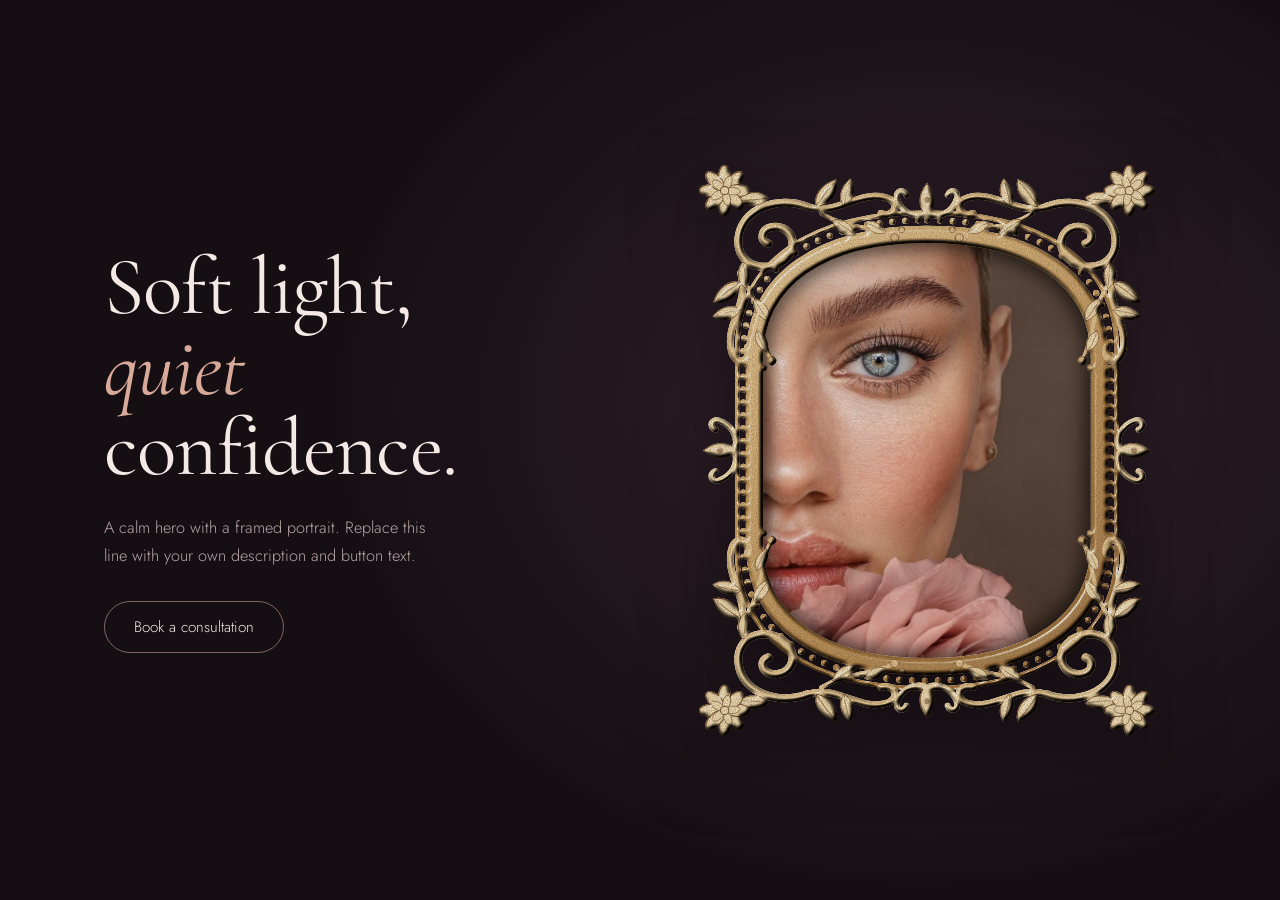
<file: Framed portrait hero.html>
<!DOCTYPE html>
<html lang="en">
<head>
<meta charset="utf-8">
<meta name="viewport" content="width=device-width, initial-scale=1, viewport-fit=cover">
<title>Framed portrait hero</title>
<link rel="stylesheet" href="https://fonts.googleapis.com/css2?family=Cormorant+Garamond:ital,wght@0,400;0,500;1,400&family=Jost:wght@300;400&display=swap">
<style>
:root{--bg:#150f14;--bg2:#241820;--fg:#f4e9e4;--muted:#b9a6a6;--rose:#d9a99a;--gold:#c9a27a;--line:rgba(217,169,154,.55);color-scheme:dark;box-sizing:border-box;padding-top:env(safe-area-inset-top,0px);padding-bottom:env(safe-area-inset-bottom,0px)}
html{scroll-padding-top:env(safe-area-inset-top,0px)}
*,*::before,*::after{box-sizing:inherit}
body{margin:0;min-height:100vh;background:radial-gradient(60% 70% at 72% 45%,#3a2430 0%,var(--bg2) 38%,var(--bg) 78%);color:var(--fg);font-family:"Jost",system-ui,-apple-system,"Segoe UI",sans-serif;font-weight:300}
.wrap{min-height:100vh;display:grid;grid-template-columns:minmax(0,1fr) minmax(0,1fr);align-items:center;gap:clamp(24px,6vw,96px);max-width:1200px;margin:0 auto;padding:clamp(32px,6vw,80px) clamp(24px,5vw,64px)}
.copy h1{font-family:"Cormorant Garamond",Georgia,serif;font-weight:400;font-size:clamp(2.8rem,6.4vw,5.6rem);line-height:.98;letter-spacing:-.01em;margin:0}
.copy h1 em{font-style:italic;color:var(--rose)}
.copy p{max-width:38ch;color:var(--muted);line-height:1.7;margin:1.6rem 0 2rem;font-size:1.02rem}
.copy a{display:inline-block;color:var(--fg);text-decoration:none;font-size:.95rem;padding:.85rem 1.8rem;border:1px solid var(--line);border-radius:999px;transition:background .3s,border-color .3s}
.copy a:hover{background:rgba(217,169,154,.14);border-color:var(--rose)}
.copy a:focus-visible{outline:2px solid var(--rose);outline-offset:3px}

/* ornate gold frame */
.stage{display:flex;justify-content:center}
.ornate{width:min(100%,460px);height:auto;display:block;filter:drop-shadow(0 24px 36px rgba(0,0,0,.5))}
.ornate .ph{transition:transform 1.2s cubic-bezier(.2,.7,.2,1);transform-box:fill-box;transform-origin:center}
.ornate:hover .ph{transform:scale(1.06)}
@media (prefers-reduced-motion:reduce){.ornate .ph{transition:none}}
@media (max-width:820px){.wrap{grid-template-columns:1fr;text-align:center}.copy p{margin-left:auto;margin-right:auto}.stage{order:-1}}
@media (prefers-reduced-motion:reduce){.photo img{transition:none}}
</style>
</head>
<body>

<main class="wrap">
  <section class="copy">
    <h1>Soft light,<br><em>quiet</em> confidence.</h1>
    <p>A calm hero with a framed portrait. Replace this line with your own description and button text.</p>
    <a href="#book">Book a consultation</a>
  </section>

  <section class="stage">
<svg class="ornate" viewBox="0 0 400 500" role="img" aria-label="Portrait in a carved gilded frame">
<defs>
<linearGradient id="gold" gradientUnits="userSpaceOnUse" x1="0" y1="0" x2="400" y2="500"><stop offset="0" stop-color="#f7e2b4"/><stop offset=".35" stop-color="#d9b072"/><stop offset=".6" stop-color="#b98a4c"/><stop offset="1" stop-color="#8a5f33"/></linearGradient>
<linearGradient id="sheen" x1="0" y1="0" x2="1" y2="1"><stop offset="0" stop-color="#fff" stop-opacity=".16"/><stop offset=".45" stop-color="#fff" stop-opacity="0"/></linearGradient>
<path id="inner" d="M200,62 C290,62 350,100 350,170 L350,330 C350,400 290,438 200,438 C110,438 50,400 50,330 L50,170 C50,100 110,62 200,62 Z"/>
<clipPath id="shape"><use href="#inner"/></clipPath>
<filter id="soft" filterUnits="userSpaceOnUse" x="-20" y="-20" width="440" height="540"><feGaussianBlur stdDeviation="8"/></filter>
<filter id="relief" filterUnits="userSpaceOnUse" x="-20" y="-20" width="440" height="540" color-interpolation-filters="sRGB">
<feGaussianBlur in="SourceAlpha" stdDeviation="2" result="blur"/>
<feDiffuseLighting in="blur" surfaceScale="6" diffuseConstant="1.3" lighting-color="#fff" result="diff"><feDistantLight azimuth="225" elevation="55"/></feDiffuseLighting>
<feComposite in="diff" in2="SourceAlpha" operator="in" result="diffIn"/>
<feBlend in="SourceGraphic" in2="diffIn" mode="multiply" result="lit"/>
<feSpecularLighting in="blur" surfaceScale="6" specularConstant="1.2" specularExponent="26" lighting-color="#fff6dc" result="spec"><feDistantLight azimuth="225" elevation="45"/></feSpecularLighting>
<feComposite in="spec" in2="SourceAlpha" operator="in" result="specIn"/>
<feTurbulence type="fractalNoise" baseFrequency="1.1" numOctaves="2" seed="4" result="noise"/>
<feColorMatrix in="noise" type="matrix" values="0 0 0 0 .22  0 0 0 0 .13  0 0 0 0 .05  0 0 0 .5 -.08" result="grain"/>
<feComposite in="grain" in2="SourceAlpha" operator="in" result="grainIn"/>
<feMerge><feMergeNode in="lit"/><feMergeNode in="specIn"/><feMergeNode in="grainIn"/></feMerge>
</filter>
<g id="leaf"><path d="M0,0 C3,-9 15,-13 28,-8 C23,2 11,6 0,0Z" fill="url(#gold)" stroke="#6b4423" stroke-width=".8"/><path d="M2,-1 C10,-4 18,-6 25,-7" fill="none" stroke="#6b4423" stroke-width=".9" opacity=".7"/></g>
<g id="flower" stroke="#6b4423" stroke-width=".8" fill="url(#gold)">
<g id="pet8"><ellipse cx="0" cy="-10" rx="4.6" ry="9"/><ellipse cx="0" cy="-10" rx="4.6" ry="9" transform="rotate(45)"/><ellipse cx="0" cy="-10" rx="4.6" ry="9" transform="rotate(90)"/><ellipse cx="0" cy="-10" rx="4.6" ry="9" transform="rotate(135)"/><ellipse cx="0" cy="-10" rx="4.6" ry="9" transform="rotate(180)"/><ellipse cx="0" cy="-10" rx="4.6" ry="9" transform="rotate(225)"/><ellipse cx="0" cy="-10" rx="4.6" ry="9" transform="rotate(270)"/><ellipse cx="0" cy="-10" rx="4.6" ry="9" transform="rotate(315)"/></g>
<g transform="rotate(22) scale(.62)"><ellipse cx="0" cy="-10" rx="4.6" ry="9"/><ellipse cx="0" cy="-10" rx="4.6" ry="9" transform="rotate(72)"/><ellipse cx="0" cy="-10" rx="4.6" ry="9" transform="rotate(144)"/><ellipse cx="0" cy="-10" rx="4.6" ry="9" transform="rotate(216)"/><ellipse cx="0" cy="-10" rx="4.6" ry="9" transform="rotate(288)"/></g>
<circle r="3.2"/>
</g>
<g id="arm" fill="none" stroke="url(#gold)" stroke-width="6" stroke-linecap="round">
<path d="M96,38 C122,46 140,24 164,30 C178,34 172,48 160,44"/>
<path stroke-width="3.5" d="M108,44 C132,58 150,54 170,64"/>
<use href="#leaf" transform="translate(104 38) rotate(-38)"/>
<use href="#leaf" transform="translate(128 38) rotate(-62) scale(.85)"/>
<use href="#leaf" transform="translate(118 50) rotate(48) scale(.8)"/>
<use href="#leaf" transform="translate(146 52) rotate(40) scale(.7)"/>
<circle cx="172" cy="65" r="3.6" fill="url(#gold)" stroke="#6b4423" stroke-width=".7"/>
<circle cx="178" cy="58" r="2.6" fill="url(#gold)" stroke="#6b4423" stroke-width=".7"/>
</g>
<g id="corner">
<use href="#arm"/><use href="#arm" transform="matrix(0 1 1 0 0 0)"/>
<path d="M96,38 C70,28 38,40 36,66 C34,90 62,98 78,82 C90,70 80,52 64,56 C56,58 54,68 62,70" fill="none" stroke="url(#gold)" stroke-width="7" stroke-linecap="round"/>
<use href="#leaf" transform="translate(62 30) rotate(-170) scale(.9)"/>
<use href="#leaf" transform="translate(40 86) rotate(100) scale(.8)"/>
<use href="#flower" transform="translate(24 24) scale(1.15)"/>
</g>
<g id="mid" fill="none" stroke="url(#gold)" stroke-width="5" stroke-linecap="round">
<path fill="url(#gold)" stroke="#6b4423" stroke-width=".8" d="M0,-16 C-8,-7 -8,5 0,13 C8,5 8,-7 0,-16Z"/>
<path d="M0,10 C-10,15 -22,9 -26,-3 C-28,-10 -20,-12 -18,-6"/>
<path d="M0,10 C10,15 22,9 26,-3 C28,-10 20,-12 18,-6"/>
<circle cx="0" cy="-2" r="2.6" fill="#6b4423" stroke="none" opacity=".6"/>
</g>
</defs>

<use href="#inner" fill="#2a1b22"/>
<g clip-path="url(#shape)">
<g class="ph"><image href="[data-uri]" x="50" y="62" width="300" height="376" preserveAspectRatio="xMidYMid slice"/></g>
<rect x="40" y="52" width="320" height="396" fill="url(#sheen)"/>
<use href="#inner" fill="none" stroke="#000" stroke-width="26" opacity=".6" filter="url(#soft)"/>
</g>

<g filter="url(#relief)">
<use href="#inner" fill="none" stroke="url(#gold)" stroke-width="15"/>
<use href="#inner" fill="none" stroke="url(#gold)" stroke-width="5" stroke-linecap="round" stroke-dasharray="0 10.5" transform="translate(200 250) scale(1.065) translate(-200 -250)"/>
<use href="#inner" fill="none" stroke="url(#gold)" stroke-width="3.5" transform="translate(200 250) scale(1.1) translate(-200 -250)"/>
<use href="#corner"/>
<use href="#corner" transform="translate(400 0) scale(-1 1)"/>
<use href="#corner" transform="translate(0 500) scale(1 -1)"/>
<use href="#corner" transform="translate(400 500) scale(-1 -1)"/>
<use href="#mid" transform="translate(200 34)"/>
<use href="#mid" transform="translate(200 466) rotate(180)"/>
<use href="#mid" transform="translate(22 250) rotate(-90)"/>
<use href="#mid" transform="translate(378 250) rotate(90)"/>
</g>
</svg>
  </section>
</main>
</body>
</html>
</file>
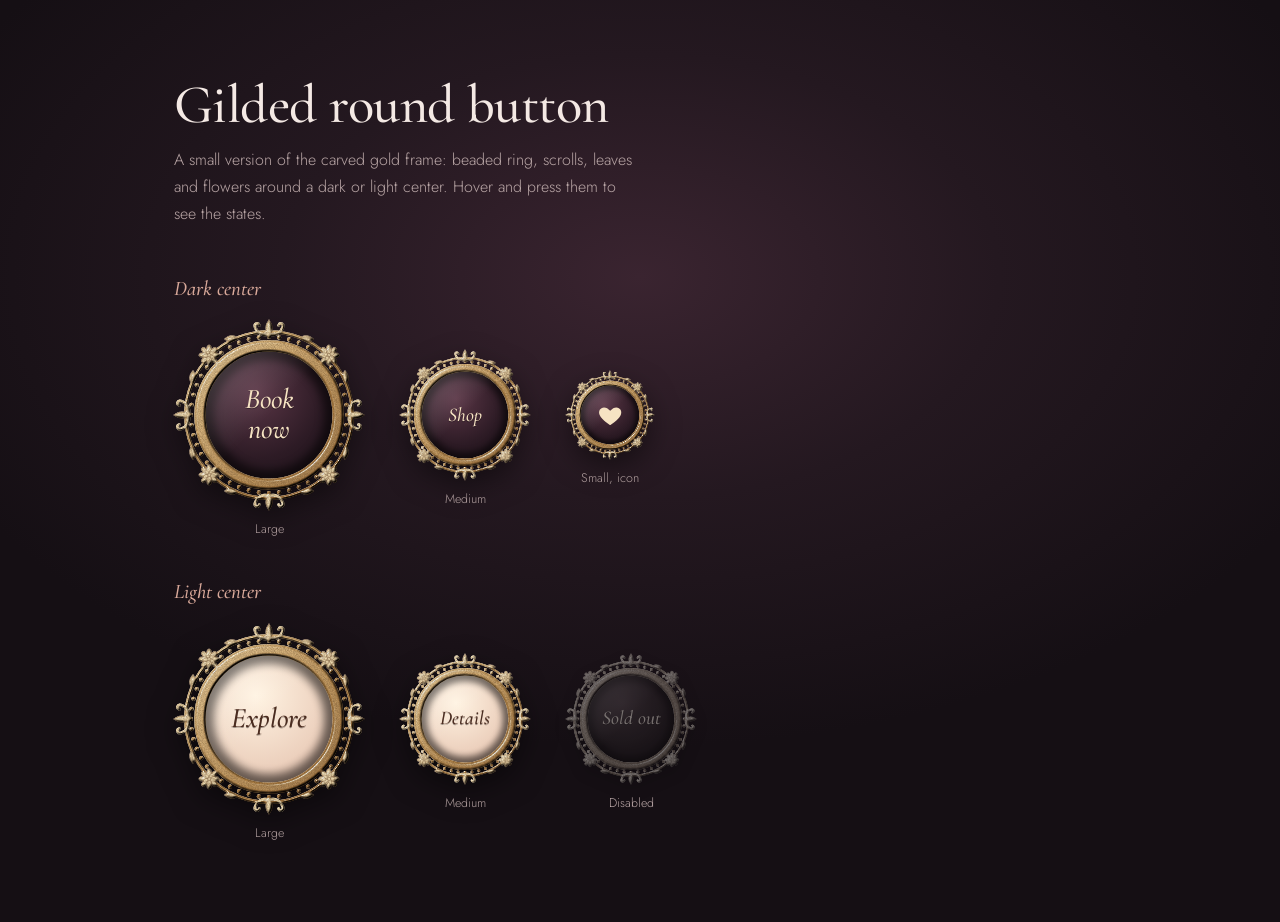
<file: Gilded round button.html>
<!DOCTYPE html>
<html lang="en">
<head>
<meta charset="utf-8">
<meta name="viewport" content="width=device-width, initial-scale=1, viewport-fit=cover">
<title>Gilded round button</title>
<link rel="stylesheet" href="https://fonts.googleapis.com/css2?family=Cormorant+Garamond:ital,wght@0,500;1,500&family=Jost:wght@300;400&display=swap">
<style>
:root{--bg:#150f14;--bg2:#241820;--fg:#f4e9e4;--muted:#b9a6a6;--rose:#d9a99a;color-scheme:dark;box-sizing:border-box;padding-top:env(safe-area-inset-top,0px);padding-bottom:env(safe-area-inset-bottom,0px)}
html{scroll-padding-top:env(safe-area-inset-top,0px)}
*,*::before,*::after{box-sizing:inherit}
body{margin:0;min-height:100vh;background:radial-gradient(70% 60% at 50% 30%,#3a2430 0%,var(--bg2) 40%,var(--bg) 85%);color:var(--fg);font-family:"Jost",system-ui,-apple-system,"Segoe UI",sans-serif;font-weight:300}
main{max-width:980px;margin:0 auto;padding:clamp(32px,6vw,72px) 24px 80px}
h1{font-family:"Cormorant Garamond",Georgia,serif;font-weight:500;font-size:clamp(2rem,5vw,3.4rem);margin:0 0 .5rem;letter-spacing:-.01em}
.lead{color:var(--muted);max-width:52ch;line-height:1.7;margin:0 0 3rem}
h2{font-family:"Cormorant Garamond",Georgia,serif;font-style:italic;font-weight:500;font-size:1.3rem;color:var(--rose);margin:2.6rem 0 1.2rem}
.row{display:flex;flex-wrap:wrap;gap:36px;align-items:center}
.cap{display:block;text-align:center;font-size:.78rem;color:var(--muted);margin-top:10px}

.btn{--s:150px;--face:url(#faceDark);--ink:#f6e3c3;position:relative;width:var(--s);height:var(--s);padding:0;border:0;background:none;border-radius:50%;cursor:pointer;display:inline-grid;place-items:center;-webkit-tap-highlight-color:transparent}
.btn.lg{--s:190px}.btn.md{--s:130px}.btn.sm{--s:88px}
.btn.light{--face:url(#faceLight);--ink:#4a2b1f}
.btn svg{position:absolute;inset:0;width:100%;height:100%;overflow:visible;filter:drop-shadow(0 10px 14px rgba(0,0,0,.5));transition:filter .35s,transform .25s}
.btn .lbl{position:relative;z-index:1;color:var(--ink);font-family:"Cormorant Garamond",Georgia,serif;font-style:italic;font-weight:500;font-size:calc(var(--s)*.15);line-height:1.05;text-align:center;max-width:62%;text-shadow:0 1px 0 rgba(0,0,0,.35);transition:transform .25s}
.btn .ico{position:relative;z-index:1;width:calc(var(--s)*.3);height:calc(var(--s)*.3);fill:var(--ink)}
.btn:hover svg{filter:drop-shadow(0 12px 18px rgba(0,0,0,.55)) drop-shadow(0 0 20px rgba(217,169,154,.38)) brightness(1.1) saturate(1.1);transform:translateY(-2px)}
.btn:hover .lbl{transform:translateY(-2px)}
.btn:active svg{transform:scale(.965);filter:drop-shadow(0 4px 8px rgba(0,0,0,.55)) brightness(.9)}
.btn:active .lbl{transform:scale(.97)}
.btn:focus-visible{outline:2px solid var(--rose);outline-offset:6px}
.btn:disabled{cursor:not-allowed;opacity:.45;filter:grayscale(.7)}
.btn:disabled svg{transform:none;filter:drop-shadow(0 6px 8px rgba(0,0,0,.4))}
@media (prefers-reduced-motion:reduce){.btn svg,.btn .lbl{transition:none}.btn:hover svg{transform:none}}
</style>
</head>
<body>
<svg width="0" height="0" style="position:absolute" aria-hidden="true" focusable="false">
<defs>
<linearGradient id="gold" gradientUnits="userSpaceOnUse" x1="0" y1="0" x2="220" y2="220"><stop offset="0" stop-color="#f7e2b4"/><stop offset=".35" stop-color="#d9b072"/><stop offset=".6" stop-color="#b98a4c"/><stop offset="1" stop-color="#8a5f33"/></linearGradient>
<radialGradient id="faceDark" cx=".4" cy=".32" r=".85"><stop offset="0" stop-color="#5a3646"/><stop offset=".6" stop-color="#2d1b25"/><stop offset="1" stop-color="#1a1017"/></radialGradient>
<radialGradient id="faceLight" cx=".4" cy=".32" r=".85"><stop offset="0" stop-color="#fff3e2"/><stop offset=".65" stop-color="#ecd0bd"/><stop offset="1" stop-color="#cfa793"/></radialGradient>
<linearGradient id="sheen" x1="0" y1="0" x2="1" y2="1"><stop offset="0" stop-color="#fff" stop-opacity=".22"/><stop offset=".5" stop-color="#fff" stop-opacity="0"/></linearGradient>
<clipPath id="faceClip"><circle cx="110" cy="110" r="76"/></clipPath>
<filter id="soft" filterUnits="userSpaceOnUse" x="-10" y="-10" width="240" height="240"><feGaussianBlur stdDeviation="5"/></filter>
<filter id="relief" filterUnits="userSpaceOnUse" x="-10" y="-10" width="240" height="240" color-interpolation-filters="sRGB">
<feGaussianBlur in="SourceAlpha" stdDeviation="1.5" result="blur"/>
<feDiffuseLighting in="blur" surfaceScale="4" diffuseConstant="1.3" lighting-color="#fff" result="diff"><feDistantLight azimuth="225" elevation="55"/></feDiffuseLighting>
<feComposite in="diff" in2="SourceAlpha" operator="in" result="diffIn"/>
<feBlend in="SourceGraphic" in2="diffIn" mode="multiply" result="lit"/>
<feSpecularLighting in="blur" surfaceScale="4" specularConstant="1.2" specularExponent="26" lighting-color="#fff6dc" result="spec"><feDistantLight azimuth="225" elevation="45"/></feSpecularLighting>
<feComposite in="spec" in2="SourceAlpha" operator="in" result="specIn"/>
<feTurbulence type="fractalNoise" baseFrequency="1.1" numOctaves="2" seed="4" result="noise"/>
<feColorMatrix in="noise" type="matrix" values="0 0 0 0 .22  0 0 0 0 .13  0 0 0 0 .05  0 0 0 .5 -.08" result="grain"/>
<feComposite in="grain" in2="SourceAlpha" operator="in" result="grainIn"/>
<feMerge><feMergeNode in="lit"/><feMergeNode in="specIn"/><feMergeNode in="grainIn"/></feMerge>
</filter>

<g id="leaf"><path d="M0,0 C3,-9 15,-13 28,-8 C23,2 11,6 0,0Z" fill="url(#gold)" stroke="#6b4423" stroke-width=".9"/><path d="M2,-1 C10,-4 18,-6 25,-7" fill="none" stroke="#6b4423" stroke-width="1" opacity=".7"/></g>
<g id="flower" stroke="#6b4423" stroke-width=".9" fill="url(#gold)">
<ellipse cx="0" cy="-10" rx="4.6" ry="9"/><ellipse cx="0" cy="-10" rx="4.6" ry="9" transform="rotate(45)"/><ellipse cx="0" cy="-10" rx="4.6" ry="9" transform="rotate(90)"/><ellipse cx="0" cy="-10" rx="4.6" ry="9" transform="rotate(135)"/><ellipse cx="0" cy="-10" rx="4.6" ry="9" transform="rotate(180)"/><ellipse cx="0" cy="-10" rx="4.6" ry="9" transform="rotate(225)"/><ellipse cx="0" cy="-10" rx="4.6" ry="9" transform="rotate(270)"/><ellipse cx="0" cy="-10" rx="4.6" ry="9" transform="rotate(315)"/>
<g transform="rotate(22) scale(.62)"><ellipse cx="0" cy="-10" rx="4.6" ry="9"/><ellipse cx="0" cy="-10" rx="4.6" ry="9" transform="rotate(72)"/><ellipse cx="0" cy="-10" rx="4.6" ry="9" transform="rotate(144)"/><ellipse cx="0" cy="-10" rx="4.6" ry="9" transform="rotate(216)"/><ellipse cx="0" cy="-10" rx="4.6" ry="9" transform="rotate(288)"/></g>
<circle r="3.2"/>
</g>
<g id="mid" fill="none" stroke="url(#gold)" stroke-width="5" stroke-linecap="round">
<path fill="url(#gold)" stroke="#6b4423" stroke-width=".9" d="M0,-16 C-8,-7 -8,5 0,13 C8,5 8,-7 0,-16Z"/>
<path d="M0,10 C-10,15 -22,9 -26,-3 C-28,-10 -20,-12 -18,-6"/>
<path d="M0,10 C10,15 22,9 26,-3 C28,-10 20,-12 18,-6"/>
</g>

<g id="face">
<circle cx="110" cy="110" r="76" style="fill:var(--face)"/>
<g clip-path="url(#faceClip)"><circle cx="110" cy="110" r="76" fill="none" stroke="#000" stroke-width="24" opacity=".55" filter="url(#soft)"/></g>
<circle cx="110" cy="110" r="76" fill="url(#sheen)"/>
</g>

<g id="ring" filter="url(#relief)">
<circle cx="110" cy="110" r="80" fill="none" stroke="url(#gold)" stroke-width="13"/>
<circle cx="110" cy="110" r="90.5" fill="none" stroke="url(#gold)" stroke-width="5" stroke-linecap="round" pathLength="48" stroke-dasharray="0 1"/>
<circle cx="110" cy="110" r="96.5" fill="none" stroke="url(#gold)" stroke-width="3.5"/>
<use href="#mid" transform="translate(110 110) rotate(0) translate(0 -100) scale(.62)"/>
<use href="#mid" transform="translate(110 110) rotate(90) translate(0 -100) scale(.62)"/>
<use href="#mid" transform="translate(110 110) rotate(180) translate(0 -100) scale(.62)"/>
<use href="#mid" transform="translate(110 110) rotate(270) translate(0 -100) scale(.62)"/>
<use href="#flower" transform="translate(110 110) rotate(45) translate(0 -98) scale(.62)"/>
<use href="#flower" transform="translate(110 110) rotate(135) translate(0 -98) scale(.62)"/>
<use href="#flower" transform="translate(110 110) rotate(225) translate(0 -98) scale(.62)"/>
<use href="#flower" transform="translate(110 110) rotate(315) translate(0 -98) scale(.62)"/>
<use href="#leaf" transform="translate(110 110) rotate(22.5) translate(0 -97) scale(.5)"/>
<use href="#leaf" transform="translate(110 110) rotate(67.5) translate(0 -97) scale(-.5 .5)"/>
<use href="#leaf" transform="translate(110 110) rotate(112.5) translate(0 -97) scale(.5)"/>
<use href="#leaf" transform="translate(110 110) rotate(157.5) translate(0 -97) scale(-.5 .5)"/>
<use href="#leaf" transform="translate(110 110) rotate(202.5) translate(0 -97) scale(.5)"/>
<use href="#leaf" transform="translate(110 110) rotate(247.5) translate(0 -97) scale(-.5 .5)"/>
<use href="#leaf" transform="translate(110 110) rotate(292.5) translate(0 -97) scale(.5)"/>
<use href="#leaf" transform="translate(110 110) rotate(337.5) translate(0 -97) scale(-.5 .5)"/>
</g>
</defs>
</svg>

<main>
  <h1>Gilded round button</h1>
  <p class="lead">A small version of the carved gold frame: beaded ring, scrolls, leaves and flowers around a dark or light center. Hover and press them to see the states.</p>

  <h2>Dark center</h2>
  <div class="row">
    <div><button class="btn lg" type="button"><svg viewBox="0 0 220 220" aria-hidden="true"><use href="#face"/><use href="#ring"/></svg><span class="lbl">Book<br>now</span></button><span class="cap">Large</span></div>
    <div><button class="btn md" type="button"><svg viewBox="0 0 220 220" aria-hidden="true"><use href="#face"/><use href="#ring"/></svg><span class="lbl">Shop</span></button><span class="cap">Medium</span></div>
    <div><button class="btn sm" type="button" aria-label="Save to favorites"><svg viewBox="0 0 220 220" aria-hidden="true"><use href="#face"/><use href="#ring"/></svg><svg class="ico" viewBox="0 0 24 24" aria-hidden="true" style="position:relative;inset:auto;filter:none;overflow:visible"><path d="M12 21s-7.5-4.6-9.6-9.2C.9 8.4 3 5 6.4 5c2 0 3.7 1.1 5.6 3 1.9-1.9 3.6-3 5.6-3 3.4 0 5.5 3.4 4 6.8C19.5 16.4 12 21 12 21z"/></svg></button><span class="cap">Small, icon</span></div>
  </div>

  <h2>Light center</h2>
  <div class="row">
    <div><button class="btn light lg" type="button"><svg viewBox="0 0 220 220" aria-hidden="true"><use href="#face"/><use href="#ring"/></svg><span class="lbl">Explore</span></button><span class="cap">Large</span></div>
    <div><button class="btn light md" type="button"><svg viewBox="0 0 220 220" aria-hidden="true"><use href="#face"/><use href="#ring"/></svg><span class="lbl">Details</span></button><span class="cap">Medium</span></div>
    <div><button class="btn md" type="button" disabled><svg viewBox="0 0 220 220" aria-hidden="true"><use href="#face"/><use href="#ring"/></svg><span class="lbl">Sold out</span></button><span class="cap">Disabled</span></div>
  </div>
</main>
</body>
</html>
</file>
